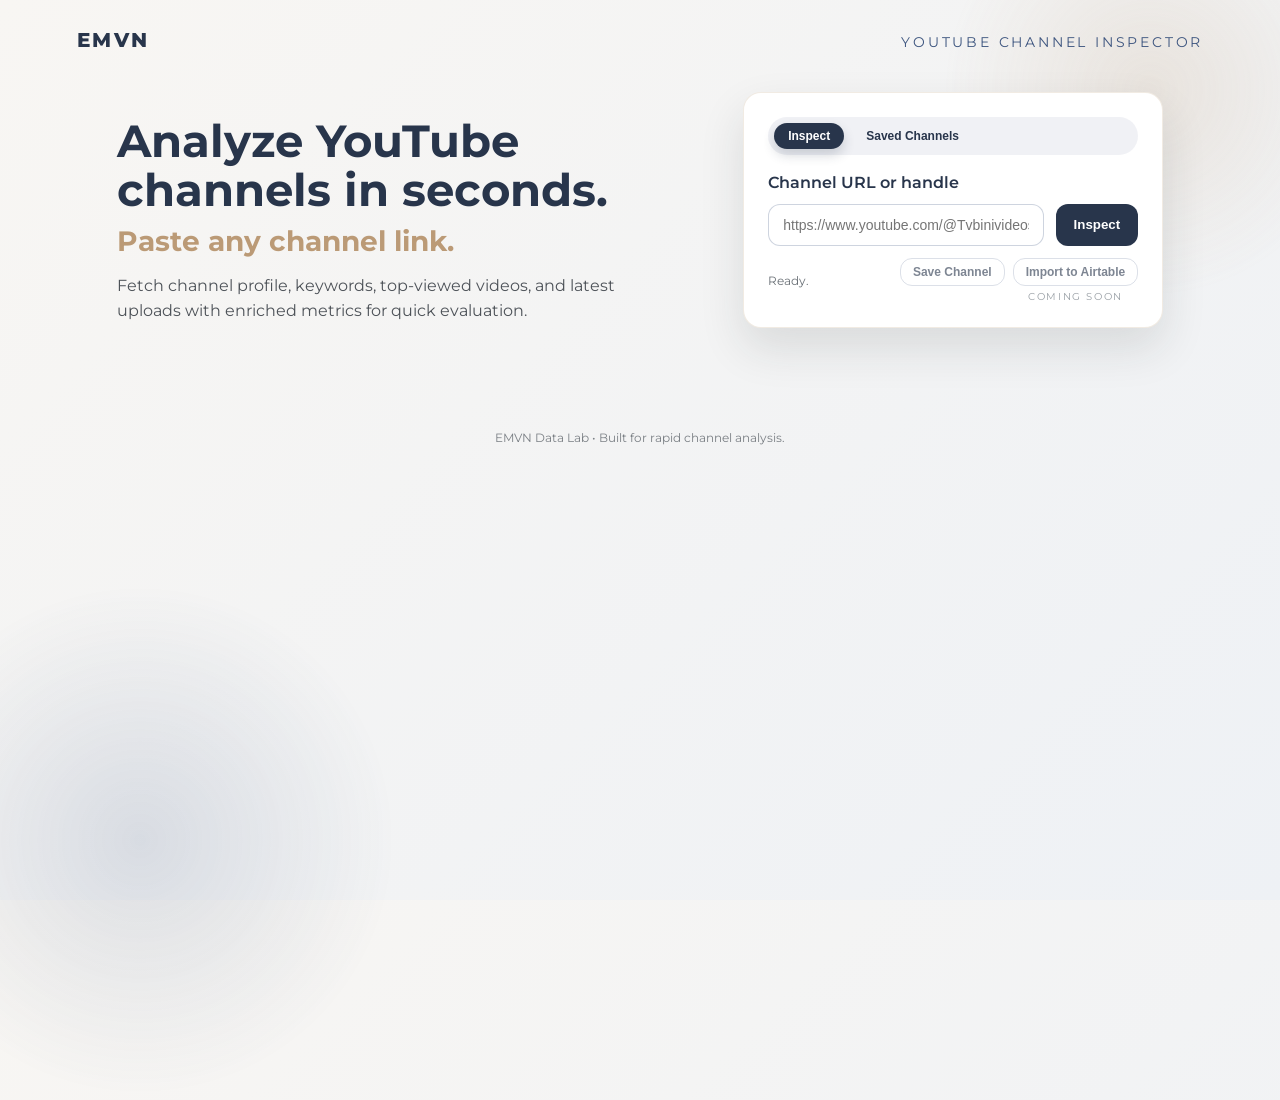
<file: templates/index.html>
<!doctype html>
<html lang="en">
  <head>
    <meta charset="utf-8" />
    <meta name="viewport" content="width=device-width, initial-scale=1" />
    <title>EMVN YouTube Channel Inspector</title>
    <link rel="preconnect" href="https://fonts.googleapis.com" />
    <link rel="preconnect" href="https://fonts.gstatic.com" crossorigin />
    <link
      href="https://fonts.googleapis.com/css2?family=Montserrat:wght@300;400;500;600;700;800&display=swap"
      rel="stylesheet"
    />
    <link rel="stylesheet" href="/static/app.css" />
  </head>
  <body>
    <div class="bg-orb orb-1"></div>
    <div class="bg-orb orb-2"></div>
    <header class="site-header">
      <div class="brand">EMVN</div>
      <div class="brand-subtitle">YouTube Channel Inspector</div>
    </header>

    <main class="shell">
      <section class="hero">
        <div class="hero-copy">
          <h1>
            Analyze YouTube channels in seconds.
            <span>Paste any channel link.</span>
          </h1>
          <p>
            Fetch channel profile, keywords, top-viewed videos, and latest uploads
            with enriched metrics for quick evaluation.
          </p>
        </div>
        <div class="hero-panel">
          <div class="tab-bar">
            <button class="tab-btn active" data-tab="inspect">Inspect</button>
            <button class="tab-btn" data-tab="saved">Saved Channels</button>
          </div>
          <div class="tab-content" data-tab="inspect">
            <label for="channel-input">Channel URL or handle</label>
            <div class="input-row">
              <input
                id="channel-input"
                type="text"
                placeholder="https://www.youtube.com/@Tvbinivideosforcats/featured"
                autocomplete="off"
              />
              <button id="inspect-btn">Inspect</button>
            </div>
            <div class="helper-row">
              <span id="status-text">Ready.</span>
              <div class="helper-actions">
                <div class="helper-stack">
                  <button id="save-channel-btn" class="ghost save-btn" disabled>Save Channel</button>
                  <span id="save-status" class="save-status hidden"></span>
                </div>
                <div class="helper-stack">
                  <button id="airtable-import" class="ghost" disabled>Import to Airtable</button>
                  <span class="coming-soon">Coming soon</span>
                </div>
              </div>
            </div>
          </div>
          <div class="tab-content hidden" data-tab="saved">
            <div id="saved-channels-list">
              <p class="muted">No saved channels yet.</p>
            </div>
          </div>
        </div>
      </section>

      <section id="results" class="results hidden">
        <div class="card channel-card">
          <div class="channel-header">
            <div>
              <h2 id="channel-name">Channel</h2>
              <p id="channel-meta"></p>
            </div>
            <div class="channel-tags" id="channel-tags"></div>
          </div>
          <p id="channel-description" class="muted"></p>
          <div class="stats-grid" id="channel-stats"></div>
        </div>

        <div class="card metrics-card">
          <h3>Quick Metrics</h3>
          <div class="metrics-grid" id="quick-metrics"></div>
        </div>

        <div class="card country-card" id="country-card">
          <h3>Country</h3>
          <div class="stat country-stat">
            <span>Channel's registered country</span>
            <strong id="country-value">-</strong>
          </div>
        </div>

        <div class="card avg-view-5-card" id="avg-view-5-card">
          <h3>Avg Views (Last 5 Videos)</h3>
          <div class="stat avg-view-5-stat" id="avg-view-5-stat">
            <span>Average view count of 5 latest uploads</span>
            <strong id="avg-view-5-value">-</strong>
          </div>
        </div>

        <div class="card analysis-card" id="analysis-card">
          <div class="analysis-header">
            <h3>Title & Thumbnail Trends</h3>
            <span id="analysis-status" class="analysis-status"></span>
          </div>
          <div class="analysis-columns">
            <div>
              <h4>Titles</h4>
              <ul id="analysis-titles" class="analysis-list"></ul>
            </div>
            <div>
              <h4>Thumbnails</h4>
              <ul id="analysis-thumbnails" class="analysis-list"></ul>
            </div>
          </div>
          <div class="analysis-formula">
            <div>
              <span>Title formula</span>
              <p id="analysis-title-formula"></p>
            </div>
            <div>
              <span>Thumbnail formula</span>
              <p id="analysis-thumb-formula"></p>
            </div>
          </div>
          <p id="analysis-caveats" class="muted"></p>
        </div>

        <div class="video-section">
          <div class="section-header">
            <div>
              <h3>Top Viewed Videos</h3>
              <span class="section-note">Top 10 by view count</span>
            </div>
            <div class="filter-group" data-section="top">
              <button class="filter-btn active" data-filter="all">All</button>
              <button class="filter-btn" data-filter="long">Long</button>
              <button class="filter-btn" data-filter="short">Short</button>
            </div>
          </div>
          <div class="video-grid" id="top-videos"></div>
        </div>

        <div class="video-section">
          <div class="section-header">
            <div>
              <h3>Latest Videos</h3>
              <span class="section-note">Most recent 10 uploads</span>
            </div>
            <div class="filter-group" data-section="latest">
              <button class="filter-btn active" data-filter="all">All</button>
              <button class="filter-btn" data-filter="long">Long</button>
              <button class="filter-btn" data-filter="short">Short</button>
            </div>
          </div>
          <div class="video-grid" id="latest-videos"></div>
        </div>
      </section>
    </main>

    <footer class="site-footer">
      EMVN Data Lab • Built for rapid channel analysis.
    </footer>

    <script src="/static/app.js"></script>
  </body>
</html>
</file>
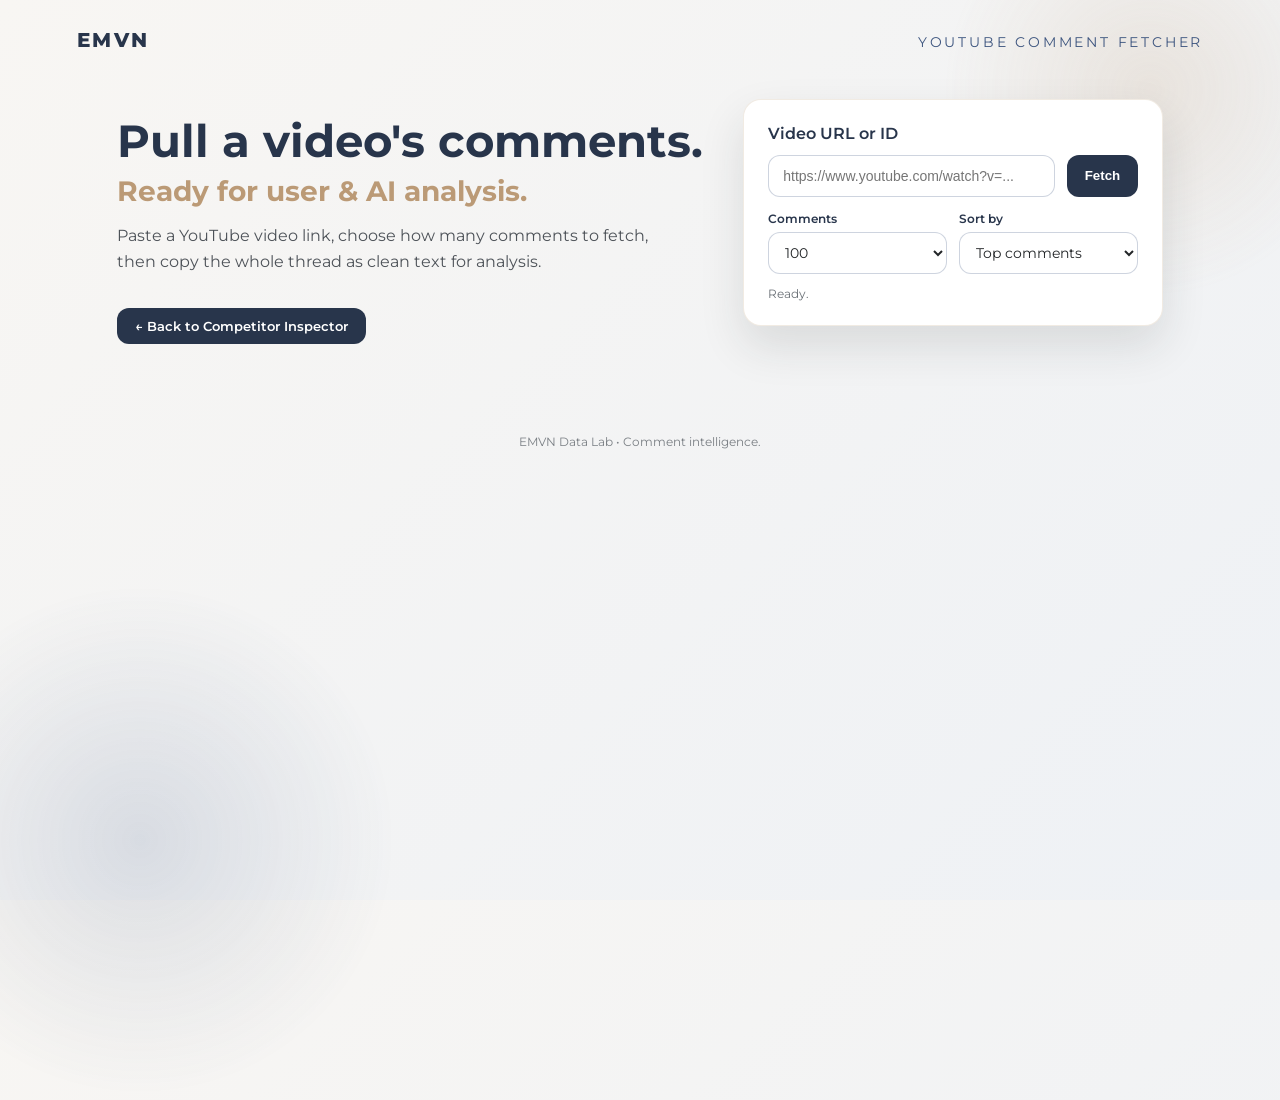
<file: templates/comments.html>
<!doctype html>
<html lang="en">
  <head>
    <meta charset="utf-8" />
    <meta name="viewport" content="width=device-width, initial-scale=1" />
    <title>EMVN YouTube Comment Fetcher</title>
    <link rel="preconnect" href="https://fonts.googleapis.com" />
    <link rel="preconnect" href="https://fonts.gstatic.com" crossorigin />
    <link
      href="https://fonts.googleapis.com/css2?family=Montserrat:wght@300;400;500;600;700;800&display=swap"
      rel="stylesheet"
    />
    <link rel="stylesheet" href="/static/app.css" />
  </head>
  <body>
    <div class="bg-orb orb-1"></div>
    <div class="bg-orb orb-2"></div>
    <header class="site-header">
      <div class="brand">EMVN</div>
      <div class="brand-subtitle">YouTube Comment Fetcher</div>
    </header>

    <main class="shell">
      <section class="hero">
        <div class="hero-copy">
          <h1>
            Pull a video's comments.
            <span>Ready for user &amp; AI analysis.</span>
          </h1>
          <p>
            Paste a YouTube video link, choose how many comments to fetch, then
            copy the whole thread as clean text for analysis.
          </p>
          <a class="link-btn" href="/secret">← Back to Competitor Inspector</a>
        </div>
        <div class="hero-panel">
          <label for="video-input">Video URL or ID</label>
          <div class="input-row">
            <input
              id="video-input"
              type="text"
              placeholder="https://www.youtube.com/watch?v=..."
              autocomplete="off"
            />
            <button id="fetch-btn">Fetch</button>
          </div>
          <div class="field-row">
            <div class="field">
              <label for="count-select">Comments</label>
              <select id="count-select">
                <option value="50">50</option>
                <option value="100" selected>100</option>
                <option value="200">200</option>
                <option value="500">500</option>
              </select>
            </div>
            <div class="field">
              <label for="order-select">Sort by</label>
              <select id="order-select">
                <option value="relevance" selected>Top comments</option>
                <option value="time">Newest first</option>
              </select>
            </div>
          </div>
          <div class="helper-row">
            <span id="status-text">Ready.</span>
          </div>
        </div>
      </section>

      <section id="results" class="results hidden">
        <div class="card">
          <div class="comment-toolbar">
            <h3 id="comment-count">Comments</h3>
            <button id="copy-btn" class="ghost">Copy to clipboard</button>
          </div>
          <div class="comment-box" id="comment-box"></div>
        </div>
      </section>
    </main>

    <footer class="site-footer">
      EMVN Data Lab • Comment intelligence.
    </footer>

    <script src="/static/comments.js"></script>
  </body>
</html>
</file>
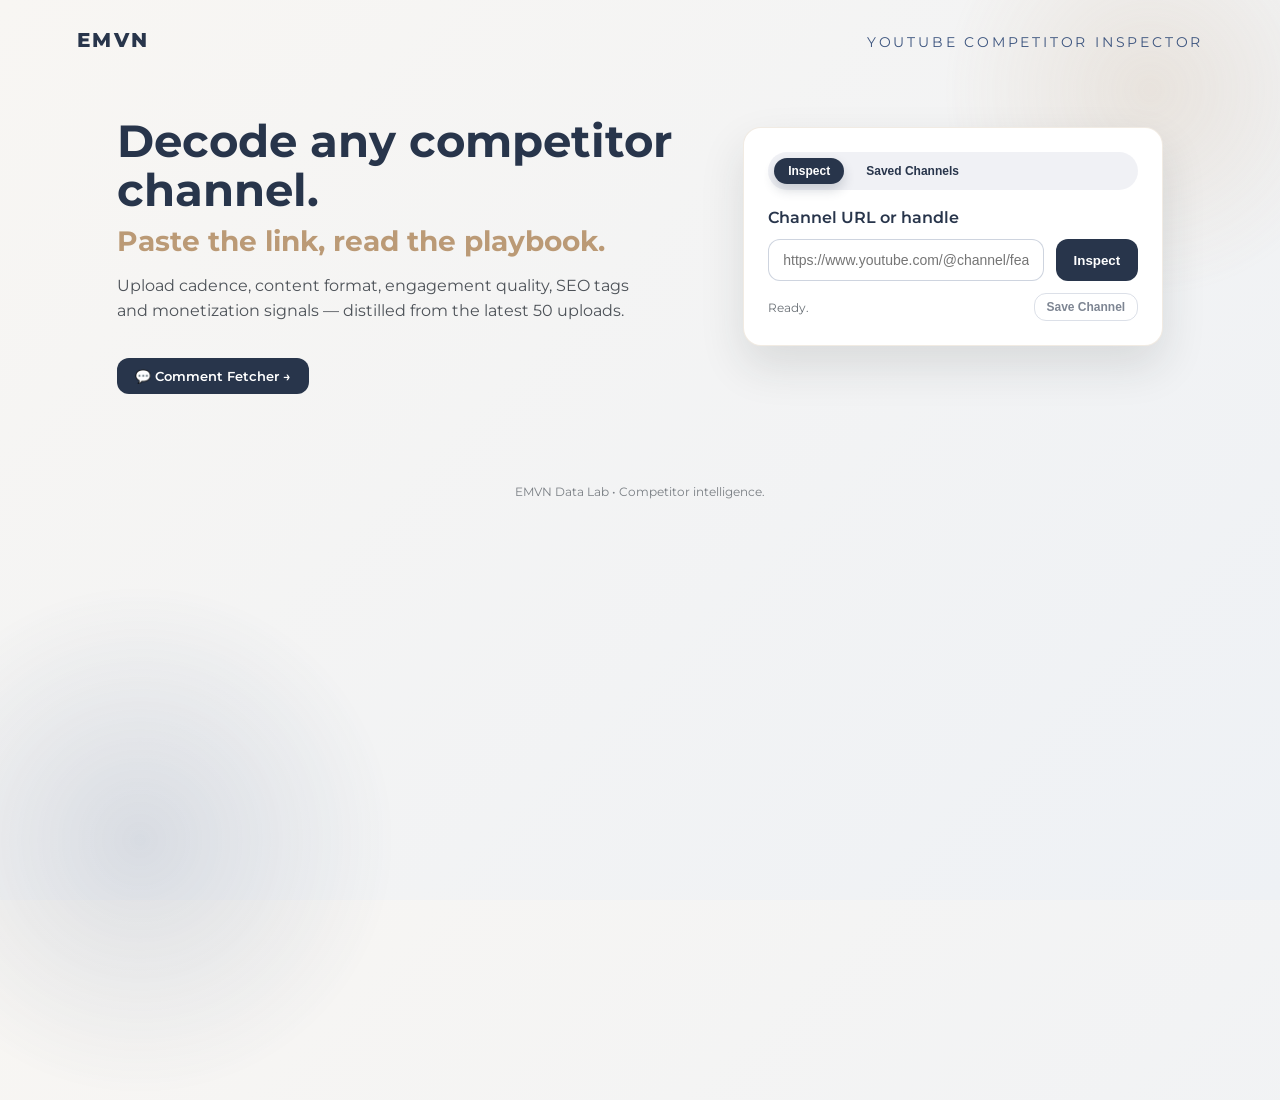
<file: templates/secret.html>
<!doctype html>
<html lang="en">
  <head>
    <meta charset="utf-8" />
    <meta name="viewport" content="width=device-width, initial-scale=1" />
    <title>EMVN YouTube Competitor Inspector</title>
    <link rel="preconnect" href="https://fonts.googleapis.com" />
    <link rel="preconnect" href="https://fonts.gstatic.com" crossorigin />
    <link
      href="https://fonts.googleapis.com/css2?family=Montserrat:wght@300;400;500;600;700;800&display=swap"
      rel="stylesheet"
    />
    <link rel="stylesheet" href="/static/app.css" />
  </head>
  <body>
    <div class="bg-orb orb-1"></div>
    <div class="bg-orb orb-2"></div>
    <header class="site-header">
      <div class="brand">EMVN</div>
      <div class="brand-subtitle">YouTube Competitor Inspector</div>
    </header>

    <main class="shell">
      <section class="hero">
        <div class="hero-copy">
          <h1>
            Decode any competitor channel.
            <span>Paste the link, read the playbook.</span>
          </h1>
          <p>
            Upload cadence, content format, engagement quality, SEO tags and
            monetization signals — distilled from the latest 50 uploads.
          </p>
          <a class="link-btn" href="/comments">💬 Comment Fetcher →</a>
        </div>
        <div class="hero-panel">
          <div class="tab-bar">
            <button class="tab-btn active" data-tab="inspect">Inspect</button>
            <button class="tab-btn" data-tab="saved">Saved Channels</button>
          </div>
          <div class="tab-content" data-tab="inspect">
            <label for="channel-input">Channel URL or handle</label>
            <div class="input-row">
              <input
                id="channel-input"
                type="text"
                placeholder="https://www.youtube.com/@channel/featured"
                autocomplete="off"
              />
              <button id="inspect-btn">Inspect</button>
            </div>
            <div class="helper-row">
              <span id="status-text">Ready.</span>
              <div class="helper-actions">
                <div class="helper-stack">
                  <button id="save-channel-btn" class="ghost save-btn" disabled>Save Channel</button>
                  <span id="save-status" class="save-status hidden"></span>
                </div>
              </div>
            </div>
          </div>
          <div class="tab-content hidden" data-tab="saved">
            <div id="saved-channels-list">
              <p class="muted">No saved channels yet.</p>
            </div>
            <div class="pagination hidden" id="saved-pagination">
              <button id="saved-prev" class="ghost">Prev</button>
              <span id="saved-page-info"></span>
              <button id="saved-next" class="ghost">Next</button>
            </div>
          </div>
        </div>
      </section>

      <section id="results" class="results hidden">
        <!-- 1. Channel Overview -->
        <div class="card channel-card" id="overview-card">
          <div class="channel-header">
            <div>
              <h2 id="channel-name">Channel</h2>
              <p id="channel-meta"></p>
            </div>
            <div class="channel-tags" id="channel-tags"></div>
          </div>
          <p id="channel-description" class="muted"></p>
          <div class="stats-grid" id="channel-stats"></div>
        </div>

        <!-- 2. Upload Cadence -->
        <div class="card" id="cadence-card">
          <h3>Upload Cadence &amp; Timing</h3>
          <div class="metrics-grid" id="cadence-stats"></div>
          <div class="subblock">
            <span class="subblock-label">Peak upload hours (KST)</span>
            <div class="mini-bars" id="peak-hours"></div>
          </div>
        </div>

        <!-- 3. Content Format -->
        <div class="card" id="format-card">
          <h3>Content Format</h3>
          <div class="subblock">
            <span class="subblock-label">Shorts vs Long-form</span>
            <div class="ratio-bar" id="format-ratio"></div>
          </div>
          <div class="metrics-grid" id="format-stats"></div>
          <div class="subblock">
            <span class="subblock-label">Title formulas</span>
            <div class="chip-row" id="title-formulas"></div>
          </div>
        </div>

        <!-- 4. Engagement -->
        <div class="card" id="engagement-card">
          <h3>Engagement</h3>
          <div class="metrics-grid" id="engagement-stats"></div>
          <div class="subblock">
            <span class="subblock-label">Breakout videos (&gt;3&times; avg views)</span>
            <div class="breakout-box" id="breakout-list"></div>
          </div>
          <details class="underperform">
            <summary>Underperforming videos (&lt;0.4&times; avg views)</summary>
            <div id="underperform-list"></div>
          </details>
        </div>

        <!-- 5. SEO Intelligence -->
        <div class="card" id="seo-card">
          <h3>SEO &amp; Tag Intelligence</h3>
          <div class="subblock">
            <span class="subblock-label">Top tags</span>
            <div class="tag-cloud" id="tag-cloud"></div>
          </div>
          <div class="metrics-grid" id="seo-stats"></div>
          <div class="subblock">
            <span class="subblock-label">Revenue streams detected</span>
            <div class="chip-row" id="revenue-streams"></div>
          </div>
        </div>

        <!-- 6. Title & Thumbnail Trends (AI) -->
        <div class="card analysis-card" id="analysis-card">
          <div class="analysis-header">
            <h3>AI Analysis &amp; Strategy</h3>
            <span id="analysis-status" class="analysis-status"></span>
          </div>
          <div class="analysis-columns">
            <div>
              <h4>Titles</h4>
              <ul id="analysis-titles" class="analysis-list"></ul>
            </div>
            <div>
              <h4>Thumbnails</h4>
              <ul id="analysis-thumbnails" class="analysis-list"></ul>
            </div>
          </div>
          <div class="analysis-formula">
            <div>
              <span>Title formula</span>
              <p id="analysis-title-formula"></p>
            </div>
            <div>
              <span>Thumbnail formula</span>
              <p id="analysis-thumb-formula"></p>
            </div>
          </div>
          <div class="subblock">
            <span class="subblock-label">Thumbnail design breakdown</span>
            <div class="detail-list" id="analysis-thumb-design"></div>
          </div>
          <div class="subblock">
            <span class="subblock-label">How to compete (for a new channel)</span>
            <ul class="analysis-list" id="analysis-strategy"></ul>
          </div>
          <div class="subblock">
            <span class="subblock-label">Recommended tags for a new channel</span>
            <div class="chip-row" id="analysis-rec-tags"></div>
          </div>
          <p id="analysis-caveats" class="muted"></p>
        </div>
      </section>
    </main>

    <footer class="site-footer">
      EMVN Data Lab • Competitor intelligence.
    </footer>

    <script src="/static/secret.js"></script>
  </body>
</html>
</file>
<file: static/app.css>
:root {
  --emvn-blue: #28354b;
  --emvn-gold: #bb9a76;
  --emvn-offwhite: #efeeee;
  --emvn-white: #ffffff;
  --emvn-blue-2: #3d557f;
  --emvn-gray: #d6d3d0;
  --emvn-dark: #232628;
  --shadow-soft: 0 20px 45px rgba(35, 38, 40, 0.12);
  --shadow-card: 0 12px 30px rgba(40, 53, 75, 0.12);
}

* {
  box-sizing: border-box;
}

body {
  margin: 0;
  font-family: "Montserrat", "Avenir Next", sans-serif;
  color: var(--emvn-dark);
  background: linear-gradient(135deg, #f8f6f3 0%, #eef1f5 100%);
  min-height: 100vh;
  position: relative;
  overflow-x: hidden;
}

.bg-orb {
  position: absolute;
  border-radius: 50%;
  filter: blur(0px);
  opacity: 0.6;
  z-index: 0;
}

.orb-1 {
  width: 420px;
  height: 420px;
  background: radial-gradient(circle, rgba(187, 154, 118, 0.3) 0%, rgba(187, 154, 118, 0) 70%);
  top: -120px;
  right: -80px;
}

.orb-2 {
  width: 520px;
  height: 520px;
  background: radial-gradient(circle, rgba(61, 85, 127, 0.25) 0%, rgba(61, 85, 127, 0) 70%);
  bottom: -200px;
  left: -120px;
}

.site-header {
  position: relative;
  z-index: 1;
  display: flex;
  align-items: baseline;
  justify-content: space-between;
  padding: 28px 6vw 8px;
  color: var(--emvn-blue);
}

.brand {
  font-weight: 800;
  letter-spacing: 0.12em;
  font-size: 20px;
  text-transform: uppercase;
}

.brand-subtitle {
  font-size: 14px;
  text-transform: uppercase;
  letter-spacing: 0.2em;
  color: var(--emvn-blue-2);
}

.shell {
  position: relative;
  z-index: 1;
  padding: 20px 6vw 60px;
  max-width: 1200px;
  margin: 0 auto;
}

.hero {
  display: grid;
  grid-template-columns: minmax(0, 1fr) minmax(320px, 420px);
  gap: 32px;
  align-items: center;
}

.hero-copy h1 {
  font-size: clamp(32px, 3.5vw, 46px);
  line-height: 1.1;
  color: var(--emvn-blue);
  margin-bottom: 16px;
}

.hero-copy h1 span {
  color: var(--emvn-gold);
  display: block;
  font-size: clamp(20px, 2.2vw, 28px);
  margin-top: 10px;
}

.hero-copy p {
  max-width: 540px;
  font-size: 16px;
  line-height: 1.6;
  color: #4d5258;
}

.hero-panel {
  background: var(--emvn-white);
  padding: 24px;
  border-radius: 18px;
  box-shadow: var(--shadow-soft);
  border: 1px solid rgba(187, 154, 118, 0.2);
}

.hero-panel label {
  display: block;
  font-weight: 600;
  color: var(--emvn-blue);
  margin-bottom: 12px;
}

.input-row {
  display: flex;
  gap: 12px;
}

input[type="text"] {
  flex: 1;
  padding: 12px 14px;
  border-radius: 12px;
  border: 1px solid rgba(61, 85, 127, 0.25);
  font-size: 14px;
  outline: none;
}

input[type="text"]:focus {
  border-color: var(--emvn-blue);
  box-shadow: 0 0 0 3px rgba(61, 85, 127, 0.2);
}

button {
  border: none;
  background: var(--emvn-blue);
  color: var(--emvn-white);
  padding: 12px 18px;
  border-radius: 12px;
  font-weight: 600;
  cursor: pointer;
  transition: transform 0.2s ease, box-shadow 0.2s ease;
}

button:hover {
  transform: translateY(-1px);
  box-shadow: 0 8px 18px rgba(40, 53, 75, 0.2);
}

button:disabled {
  opacity: 0.6;
  cursor: not-allowed;
  box-shadow: none;
}

button.ghost {
  background: transparent;
  color: var(--emvn-blue);
  border: 1px solid rgba(61, 85, 127, 0.3);
  padding: 6px 12px;
  font-size: 12px;
}

.helper-row {
  display: flex;
  justify-content: space-between;
  align-items: center;
  margin-top: 12px;
  font-size: 12px;
  color: #6a7076;
}

.helper-actions {
  display: flex;
  gap: 8px;
  align-items: flex-start;
}

.helper-stack {
  display: flex;
  flex-direction: column;
  align-items: center;
  gap: 4px;
}

.coming-soon {
  font-size: 10px;
  color: #9aa0a6;
  text-transform: uppercase;
  letter-spacing: 0.16em;
}

.coming-soon.placeholder {
  visibility: hidden;
}

.tab-bar {
  display: flex;
  gap: 8px;
  background: rgba(61, 85, 127, 0.08);
  padding: 6px;
  border-radius: 999px;
  margin-bottom: 18px;
}

.tab-btn {
  background: transparent;
  border: none;
  padding: 6px 14px;
  font-size: 12px;
  border-radius: 999px;
  cursor: pointer;
  color: var(--emvn-blue);
  font-weight: 600;
  transition: all 0.2s ease;
}

.tab-btn.active {
  background: var(--emvn-blue);
  color: var(--emvn-white);
  box-shadow: 0 6px 12px rgba(40, 53, 75, 0.2);
}

.tab-btn:hover {
  transform: translateY(-1px);
}

.tab-content {
  /* visible by default */
}

.saved-channel-item {
  display: flex;
  justify-content: space-between;
  align-items: center;
  padding: 12px 0;
  border-bottom: 1px solid var(--emvn-gray);
}

.saved-channel-item:last-child {
  border-bottom: none;
}

.saved-channel-info h4 {
  margin: 0 0 4px;
  font-size: 14px;
  color: var(--emvn-blue);
}

.saved-channel-info p {
  margin: 0;
  font-size: 12px;
  color: #6a7076;
}

.saved-channel-delete {
  background: transparent;
  border: 1px solid rgba(177, 79, 69, 0.4);
  color: #b14f45;
  padding: 6px 12px;
  font-size: 12px;
  border-radius: 8px;
  cursor: pointer;
  font-weight: 600;
  transition: all 0.2s ease;
  white-space: nowrap;
}

.saved-channel-delete:hover {
  background: rgba(177, 79, 69, 0.1);
  transform: translateY(-1px);
}

.saved-channel-actions {
  display: flex;
  gap: 8px;
}

.saved-channel-view {
  background: transparent;
  border: 1px solid rgba(61, 85, 127, 0.3);
  color: var(--emvn-blue);
  padding: 6px 12px;
  font-size: 12px;
  border-radius: 8px;
  cursor: pointer;
  font-weight: 600;
  transition: all 0.2s ease;
  white-space: nowrap;
}

.saved-channel-view:hover {
  background: rgba(61, 85, 127, 0.1);
  transform: translateY(-1px);
}

.save-btn {
  color: var(--emvn-gold);
  border-color: rgba(187, 154, 118, 0.4);
}

.save-btn:hover {
  background: rgba(187, 154, 118, 0.1);
}

.save-status {
  font-size: 13px;
  font-weight: 600;
  color: #3a9c5d;
}

.results {
  margin-top: 36px;
  display: grid;
  gap: 24px;
  animation: fadeIn 0.5s ease;
}

.hidden {
  display: none;
}

.card {
  background: var(--emvn-white);
  border-radius: 16px;
  padding: 20px 22px;
  box-shadow: var(--shadow-card);
}

.channel-card h2 {
  margin: 0;
  color: var(--emvn-blue);
}

.channel-header {
  display: flex;
  justify-content: space-between;
  gap: 16px;
  align-items: flex-start;
}

.channel-tags {
  display: flex;
  flex-wrap: wrap;
  gap: 6px;
}

.tag {
  padding: 4px 10px;
  border-radius: 999px;
  background: rgba(187, 154, 118, 0.18);
  color: #5a4630;
  font-size: 11px;
  font-weight: 600;
}

#channel-meta {
  margin: 8px 0 0;
  font-size: 13px;
  color: #6b7178;
}

.muted {
  color: #4f555b;
  margin-top: 16px;
  line-height: 1.5;
}

.stats-grid,
.metrics-grid {
  display: grid;
  grid-template-columns: repeat(auto-fit, minmax(140px, 1fr));
  gap: 12px;
  margin-top: 18px;
}

.analysis-card h4 {
  margin: 0 0 8px;
  font-size: 14px;
  color: var(--emvn-blue);
}

.analysis-header {
  display: flex;
  justify-content: space-between;
  align-items: baseline;
}

.analysis-status {
  font-size: 12px;
  color: #7a7f84;
}

.analysis-columns {
  margin-top: 14px;
  display: grid;
  grid-template-columns: repeat(auto-fit, minmax(240px, 1fr));
  gap: 16px;
}

.analysis-list {
  margin: 0;
  padding-left: 18px;
  color: #4f555b;
  font-size: 13px;
  line-height: 1.5;
}

.analysis-formula {
  margin-top: 18px;
  display: grid;
  grid-template-columns: repeat(auto-fit, minmax(220px, 1fr));
  gap: 16px;
}

.analysis-formula span {
  display: block;
  font-size: 12px;
  color: #6a7076;
  text-transform: uppercase;
  letter-spacing: 0.08em;
  margin-bottom: 6px;
}

.analysis-formula p {
  margin: 0;
  font-size: 14px;
  color: var(--emvn-blue);
  font-weight: 600;
}

.stat {
  background: #f7f4f1;
  padding: 12px;
  border-radius: 12px;
  border: 1px solid rgba(187, 154, 118, 0.15);
}

.stat span {
  display: block;
  font-size: 12px;
  color: #6a7076;
}

.stat strong {
  display: block;
  font-size: 16px;
  color: var(--emvn-blue);
  margin-top: 6px;
}

.country-card .stat strong {
  font-size: 20px;
  color: var(--emvn-blue);
}

.avg-view-5-card .stat strong {
  font-size: 24px;
  color: var(--emvn-gold);
}

.video-section {
  display: grid;
  gap: 12px;
}

.section-header {
  display: flex;
  justify-content: space-between;
  align-items: baseline;
}

.section-note {
  font-size: 12px;
  color: #7a7f84;
}

.filter-group {
  display: flex;
  gap: 8px;
  background: rgba(61, 85, 127, 0.08);
  padding: 6px;
  border-radius: 999px;
}

.filter-btn {
  background: transparent;
  border: none;
  padding: 6px 14px;
  font-size: 12px;
  border-radius: 999px;
  cursor: pointer;
  color: var(--emvn-blue);
  font-weight: 600;
  transition: all 0.2s ease;
}

.filter-btn.active {
  background: var(--emvn-blue);
  color: var(--emvn-white);
  box-shadow: 0 6px 12px rgba(40, 53, 75, 0.2);
}

.filter-btn:hover {
  transform: translateY(-1px);
}

@media (max-width: 700px) {
  .filter-group {
    margin-top: 8px;
  }
}

.video-grid {
  display: grid;
  grid-template-columns: repeat(auto-fit, minmax(240px, 1fr));
  gap: 16px;
}

.video-card {
  background: var(--emvn-white);
  border-radius: 14px;
  overflow: hidden;
  box-shadow: 0 10px 25px rgba(40, 53, 75, 0.1);
  display: flex;
  flex-direction: column;
  min-height: 260px;
}

.video-thumb {
  width: 100%;
  height: 140px;
  object-fit: cover;
  background: #e3e3e3;
}

.video-body {
  padding: 14px;
  display: flex;
  flex-direction: column;
  gap: 8px;
  flex: 1;
}

.video-title {
  font-size: 14px;
  font-weight: 600;
  color: var(--emvn-blue);
  line-height: 1.3;
}

.video-meta {
  font-size: 12px;
  color: #6a7076;
  display: flex;
  flex-wrap: wrap;
  gap: 8px;
}

.video-desc {
  font-size: 12px;
  color: #4f555b;
  line-height: 1.4;
  flex: 1;
}

.video-link {
  color: var(--emvn-blue-2);
  font-size: 12px;
  text-decoration: none;
  font-weight: 600;
}

.site-footer {
  padding: 30px 6vw 40px;
  color: #7a7f84;
  text-align: center;
  font-size: 12px;
}

@keyframes fadeIn {
  from {
    opacity: 0;
    transform: translateY(12px);
  }
  to {
    opacity: 1;
    transform: translateY(0);
  }
}

@media (max-width: 900px) {
  .hero {
    grid-template-columns: 1fr;
  }

  .brand-subtitle {
    display: none;
  }
}

@media (max-width: 600px) {
  .input-row {
    flex-direction: column;
  }

  button {
    width: 100%;
  }

  .channel-header {
    flex-direction: column;
  }
}

/* === Secret competitor page === */
.subblock {
  margin-top: 18px;
}

.subblock-label {
  display: block;
  font-size: 0.72rem;
  font-weight: 700;
  text-transform: uppercase;
  letter-spacing: 0.08em;
  color: var(--emvn-blue-2);
  margin-bottom: 8px;
}

.badge {
  padding: 2px 10px;
  border-radius: 999px;
  font-size: 0.85rem;
}

.badge-good {
  background: rgba(151, 198, 191, 0.35);
  color: #2f6b60;
}

.badge-warn {
  background: rgba(244, 226, 176, 0.5);
  color: #8a6a1f;
}

.badge-bad {
  background: rgba(234, 131, 117, 0.3);
  color: #b14f45;
}

/* Shorts vs long-form ratio bar */
.ratio-bar {
  display: flex;
  height: 30px;
  border-radius: 8px;
  overflow: hidden;
  background: var(--emvn-offwhite);
}

.ratio-bar__fill {
  display: flex;
  align-items: center;
  justify-content: center;
  font-size: 0.74rem;
  font-weight: 600;
  color: var(--emvn-white);
  white-space: nowrap;
  overflow: hidden;
}

.ratio-bar__fill--short {
  background: var(--emvn-gold);
}

.ratio-bar__fill--long {
  background: var(--emvn-blue-2);
}

/* Peak-hour mini bars */
.mini-bars {
  display: flex;
  flex-direction: column;
  gap: 8px;
}

.mini-bar {
  display: flex;
  align-items: center;
  gap: 10px;
}

.mini-bar__label {
  width: 52px;
  font-size: 0.78rem;
  color: var(--emvn-dark);
}

.mini-bar__track {
  flex: 1;
  height: 14px;
  background: var(--emvn-offwhite);
  border-radius: 7px;
  overflow: hidden;
}

.mini-bar__fill {
  height: 100%;
  background: var(--emvn-blue-2);
  border-radius: 7px;
}

.mini-bar__count {
  width: 28px;
  text-align: right;
  font-size: 0.78rem;
  font-weight: 600;
  color: var(--emvn-blue-2);
}

/* Chips (title formulas) */
.chip-row {
  display: flex;
  flex-wrap: wrap;
  gap: 8px;
}

.chip {
  padding: 4px 12px;
  border-radius: 999px;
  background: var(--emvn-offwhite);
  font-size: 0.8rem;
  font-weight: 600;
  color: var(--emvn-dark);
}

/* Revenue stream badges */
.revenue-badge {
  padding: 4px 12px;
  border-radius: 999px;
  font-size: 0.8rem;
  font-weight: 600;
  background: var(--emvn-offwhite);
  color: #9a9a9a;
  opacity: 0.6;
}

.revenue-badge.is-active {
  background: rgba(61, 85, 127, 0.15);
  color: var(--emvn-blue-2);
  opacity: 1;
}

/* Tag cloud */
.tag-cloud {
  display: flex;
  flex-wrap: wrap;
  gap: 6px 12px;
  align-items: baseline;
}

.tag-cloud__item {
  color: var(--emvn-blue-2);
  font-weight: 600;
  line-height: 1.3;
}

/* Breakout / underperform video rows */
.breakout-box {
  background: rgba(187, 154, 118, 0.12);
  border-radius: 10px;
  padding: 6px 12px;
}

.video-row {
  display: flex;
  align-items: center;
  gap: 10px;
  padding: 8px 0;
  border-bottom: 1px solid rgba(40, 53, 75, 0.08);
}

.video-row:last-child {
  border-bottom: none;
}

.video-row__title {
  flex: 1;
  font-size: 0.85rem;
  font-weight: 600;
  overflow: hidden;
  text-overflow: ellipsis;
  white-space: nowrap;
}

.video-row__views {
  font-size: 0.8rem;
  color: var(--emvn-blue-2);
  white-space: nowrap;
}

.video-row__link {
  font-size: 0.78rem;
  color: var(--emvn-gold);
  font-weight: 600;
  text-decoration: none;
}

.underperform {
  margin-top: 16px;
}

.underperform summary {
  cursor: pointer;
  font-size: 0.82rem;
  font-weight: 600;
  color: var(--emvn-blue-2);
}

/* Saved-channels pagination */
.pagination {
  display: flex;
  align-items: center;
  justify-content: center;
  gap: 14px;
  margin-top: 16px;
}

.pagination span {
  font-size: 0.82rem;
  font-weight: 600;
  color: var(--emvn-blue-2);
}

.pagination button[disabled] {
  opacity: 0.4;
  cursor: not-allowed;
}

/* AI thumbnail-design breakdown */
.detail-list {
  display: flex;
  flex-direction: column;
  gap: 10px;
}

.detail-item span {
  display: block;
  font-size: 0.72rem;
  font-weight: 700;
  text-transform: uppercase;
  letter-spacing: 0.05em;
  color: var(--emvn-gold);
}

.detail-item p {
  margin: 2px 0 0;
  font-size: 0.88rem;
  line-height: 1.5;
  color: var(--emvn-dark);
}

/* === Comment fetcher page === */
.link-btn {
  display: inline-block;
  margin-top: 18px;
  padding: 10px 18px;
  border-radius: 12px;
  background: var(--emvn-blue);
  color: var(--emvn-white);
  font-size: 13px;
  font-weight: 600;
  text-decoration: none;
  transition: transform 0.2s ease, box-shadow 0.2s ease;
}

.link-btn:hover {
  transform: translateY(-1px);
  box-shadow: 0 8px 18px rgba(40, 53, 75, 0.2);
}

.field-row {
  display: flex;
  gap: 12px;
  margin-top: 14px;
}

.field {
  flex: 1;
}

.field label {
  display: block;
  font-size: 12px;
  font-weight: 600;
  color: var(--emvn-blue);
  margin-bottom: 6px;
}

.field select {
  width: 100%;
  padding: 10px 12px;
  border-radius: 12px;
  border: 1px solid rgba(61, 85, 127, 0.25);
  font-family: inherit;
  font-size: 14px;
  background: var(--emvn-white);
  color: var(--emvn-dark);
  cursor: pointer;
  outline: none;
}

.field select:focus {
  border-color: var(--emvn-blue);
  box-shadow: 0 0 0 3px rgba(61, 85, 127, 0.2);
}

.comment-toolbar {
  display: flex;
  justify-content: space-between;
  align-items: center;
  gap: 12px;
  margin-bottom: 14px;
}

.comment-toolbar h3 {
  margin: 0;
}

/* Fixed-height scrollable comment viewport */
.comment-box {
  height: 520px;
  overflow-y: auto;
  border: 1px solid rgba(61, 85, 127, 0.2);
  border-radius: 12px;
  padding: 4px 16px;
  background: #fbfaf8;
}

.comment-item {
  padding: 14px 0;
  border-bottom: 1px solid rgba(40, 53, 75, 0.08);
}

.comment-item:last-child {
  border-bottom: none;
}

.comment-head {
  display: flex;
  justify-content: space-between;
  align-items: baseline;
  gap: 10px;
}

.comment-author {
  font-size: 0.86rem;
  font-weight: 700;
  color: var(--emvn-blue);
}

.comment-meta {
  font-size: 0.72rem;
  color: #8a8f95;
  white-space: nowrap;
}

.comment-text {
  margin: 4px 0 0;
  font-size: 0.88rem;
  line-height: 1.55;
  color: var(--emvn-dark);
  white-space: pre-wrap;
  word-break: break-word;
}

.comment-reply {
  margin: 10px 0 0 20px;
  padding-left: 12px;
  border-left: 2px solid rgba(187, 154, 118, 0.4);
}

.comment-reply-note {
  margin: 8px 0 0 20px;
  font-size: 0.74rem;
  font-style: italic;
  color: #8a8f95;
}

/* Secret page access gate */
.lock-screen {
  display: flex;
  justify-content: center;
  padding: 60px 0;
}

.lock-card {
  max-width: 440px;
  width: 100%;
}

.lock-card h2 {
  margin-top: 0;
}

.lock-error {
  margin: 12px 0 0;
  color: #b14f45;
  font-size: 0.85rem;
  font-weight: 600;
}
</file>
